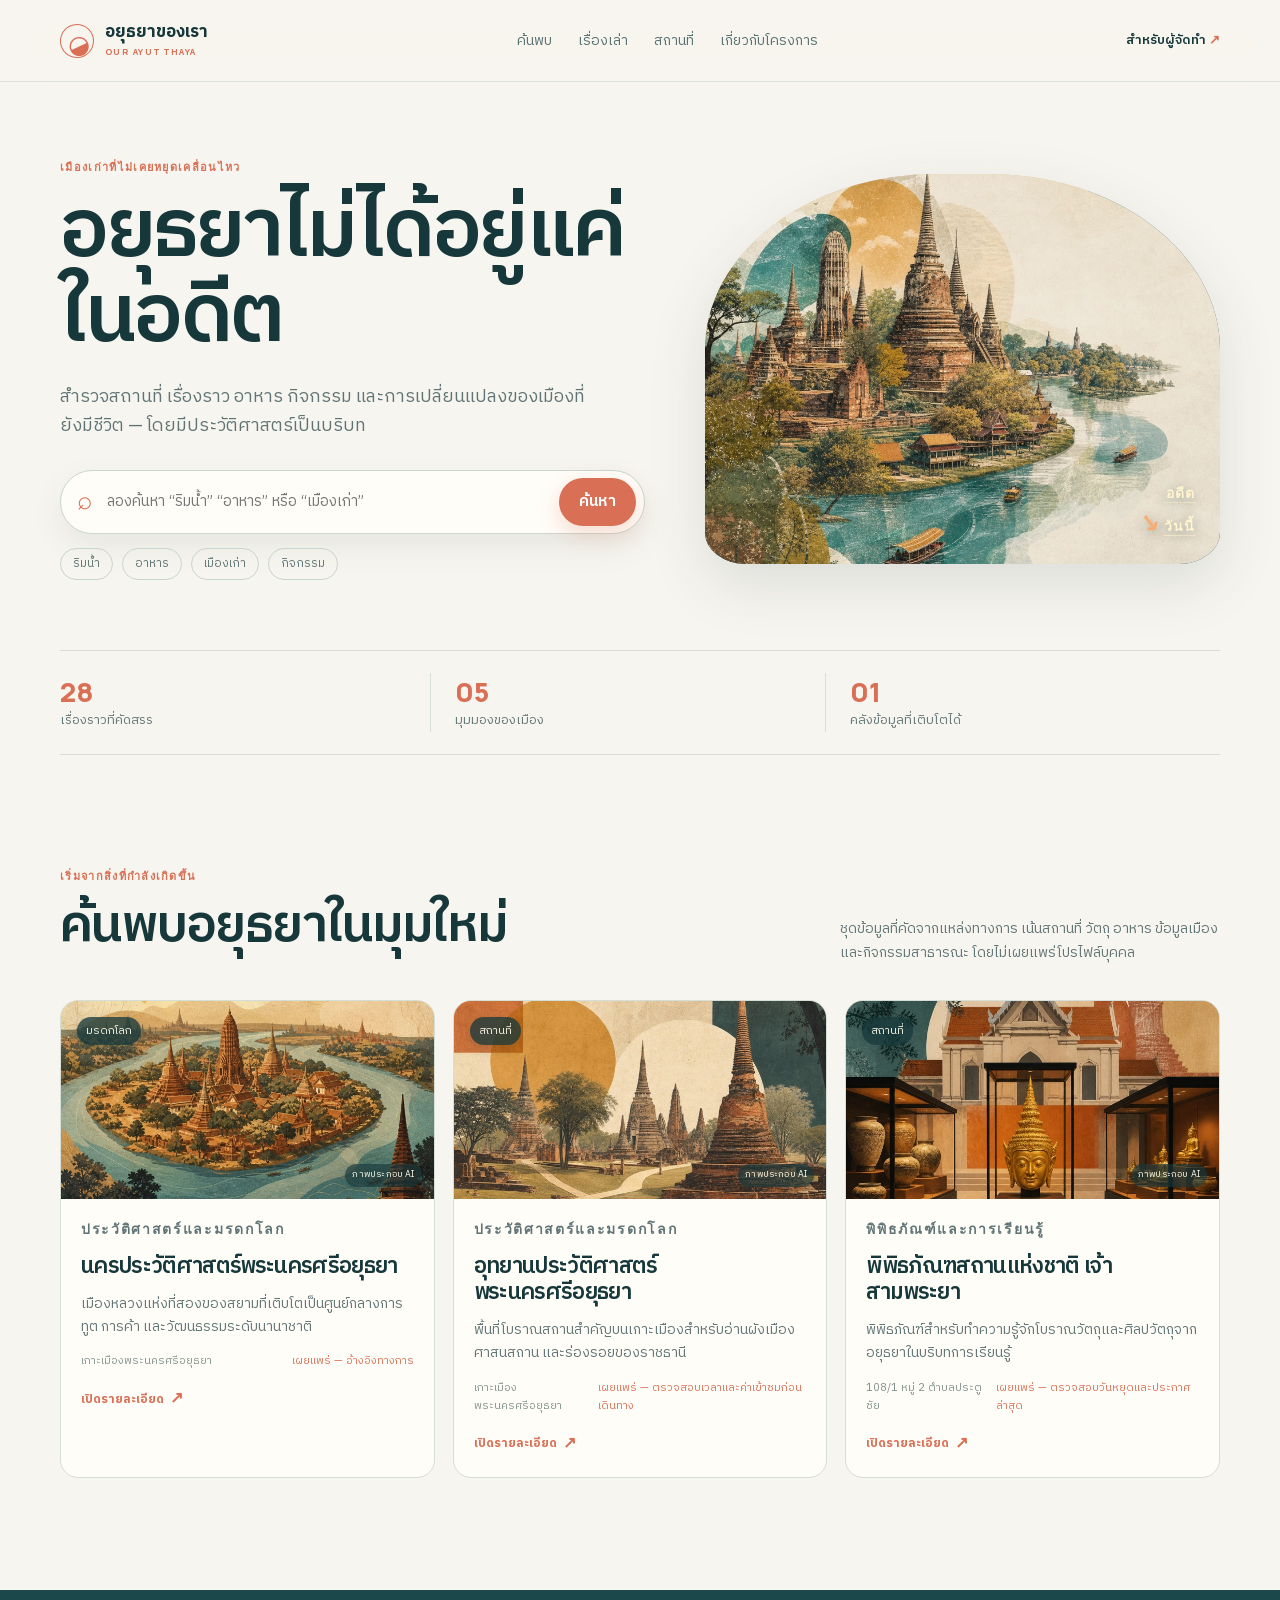
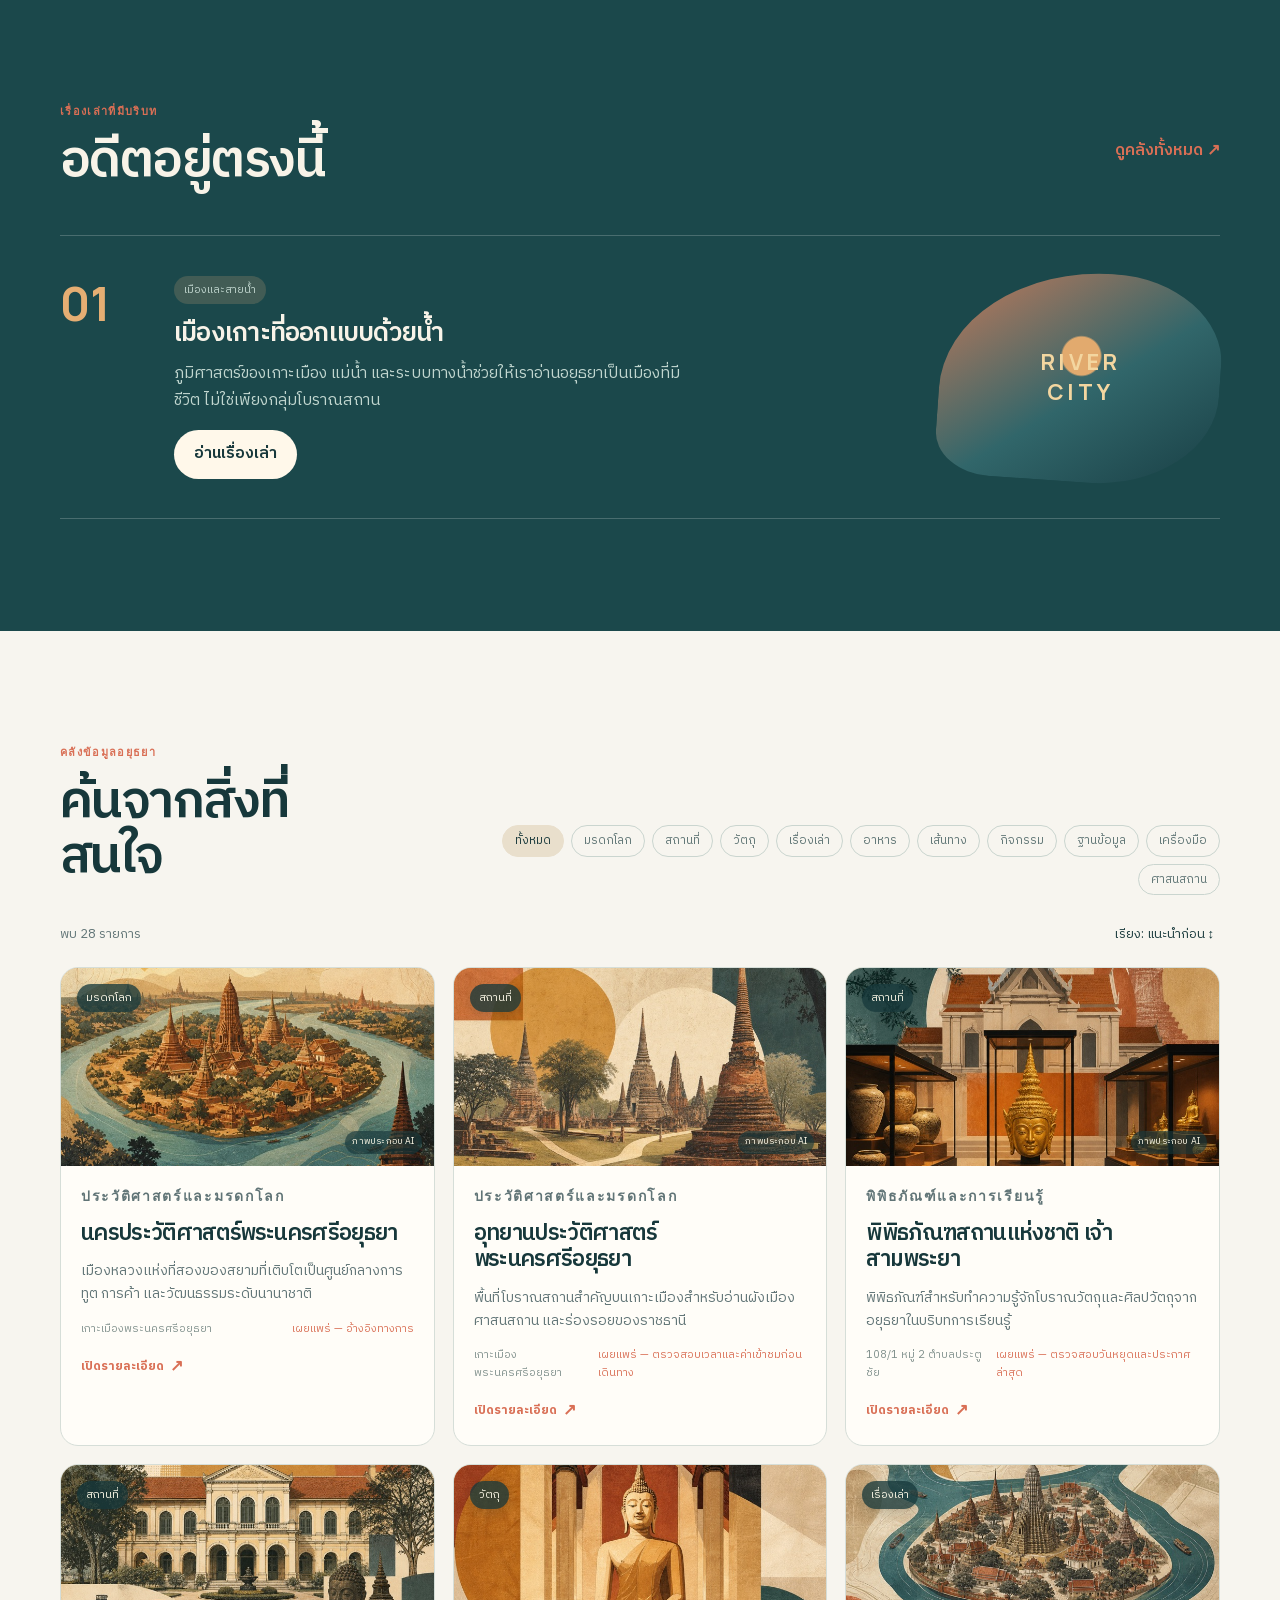
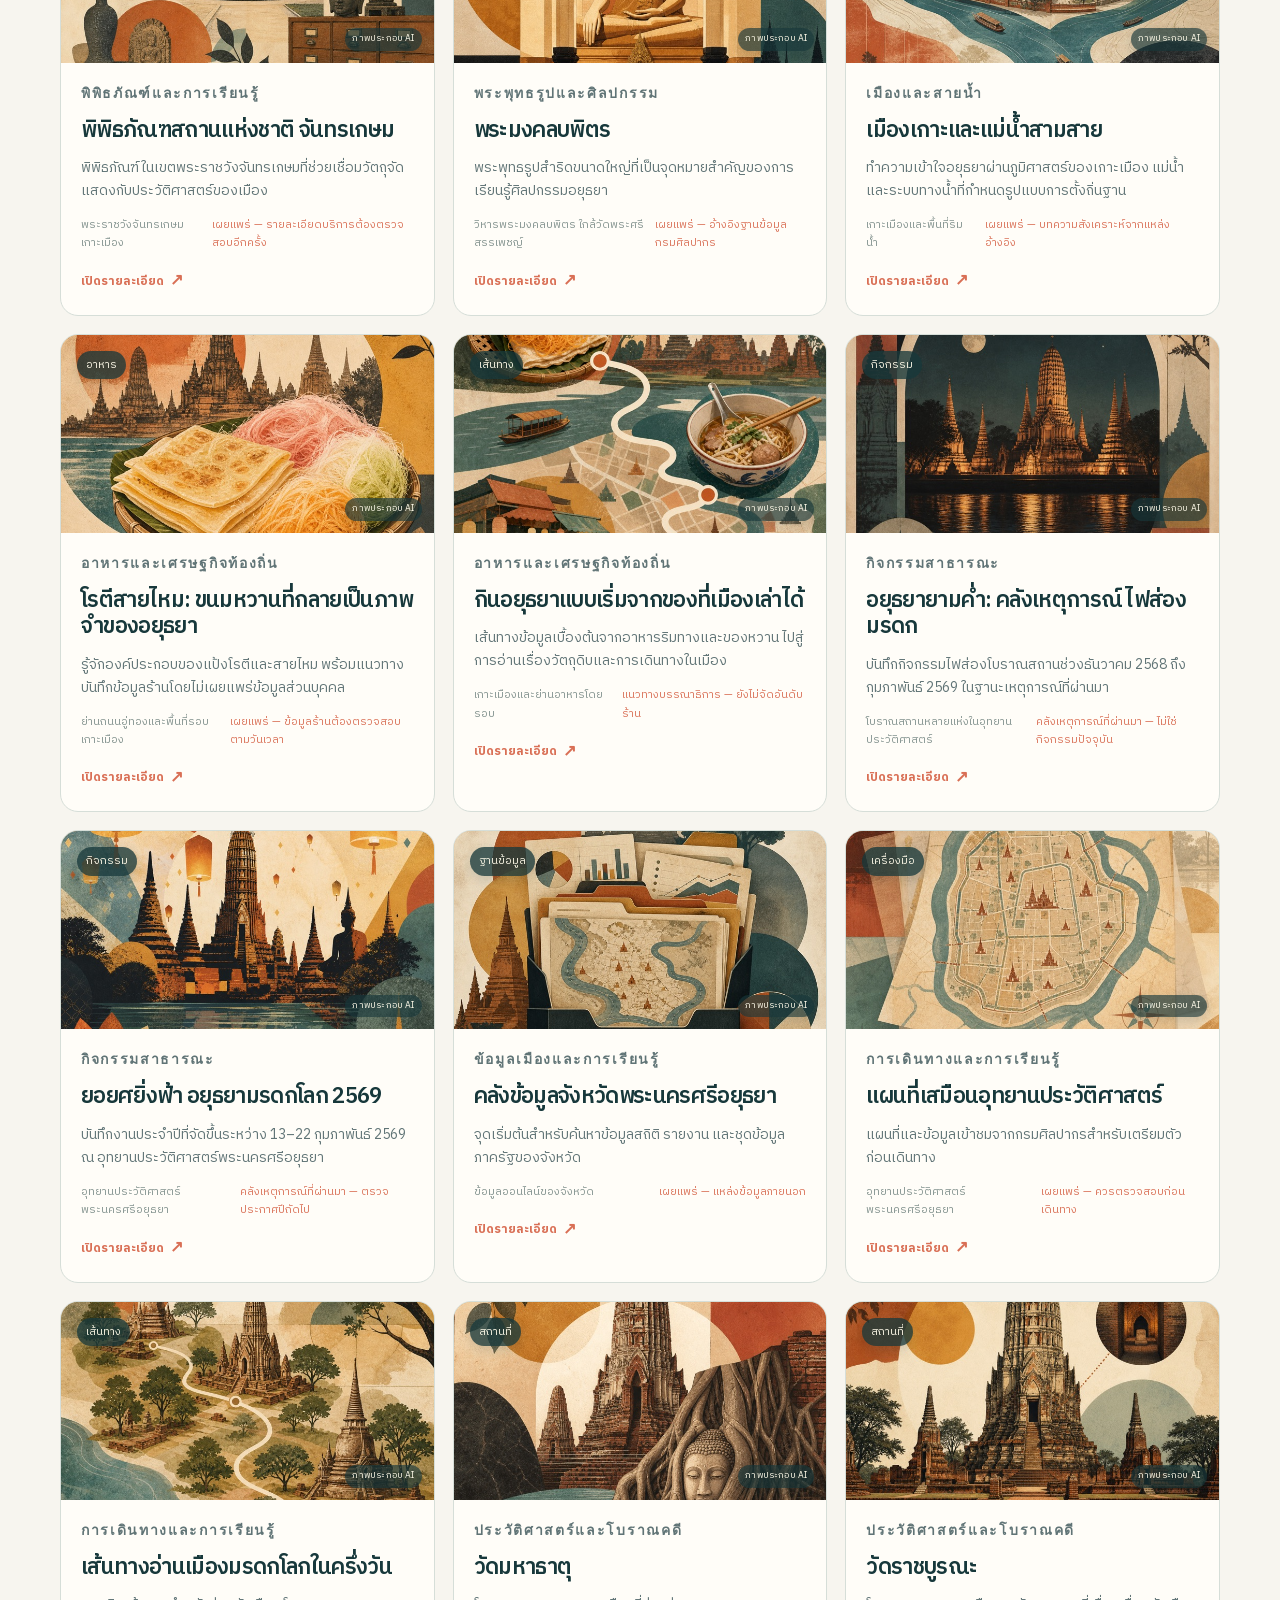
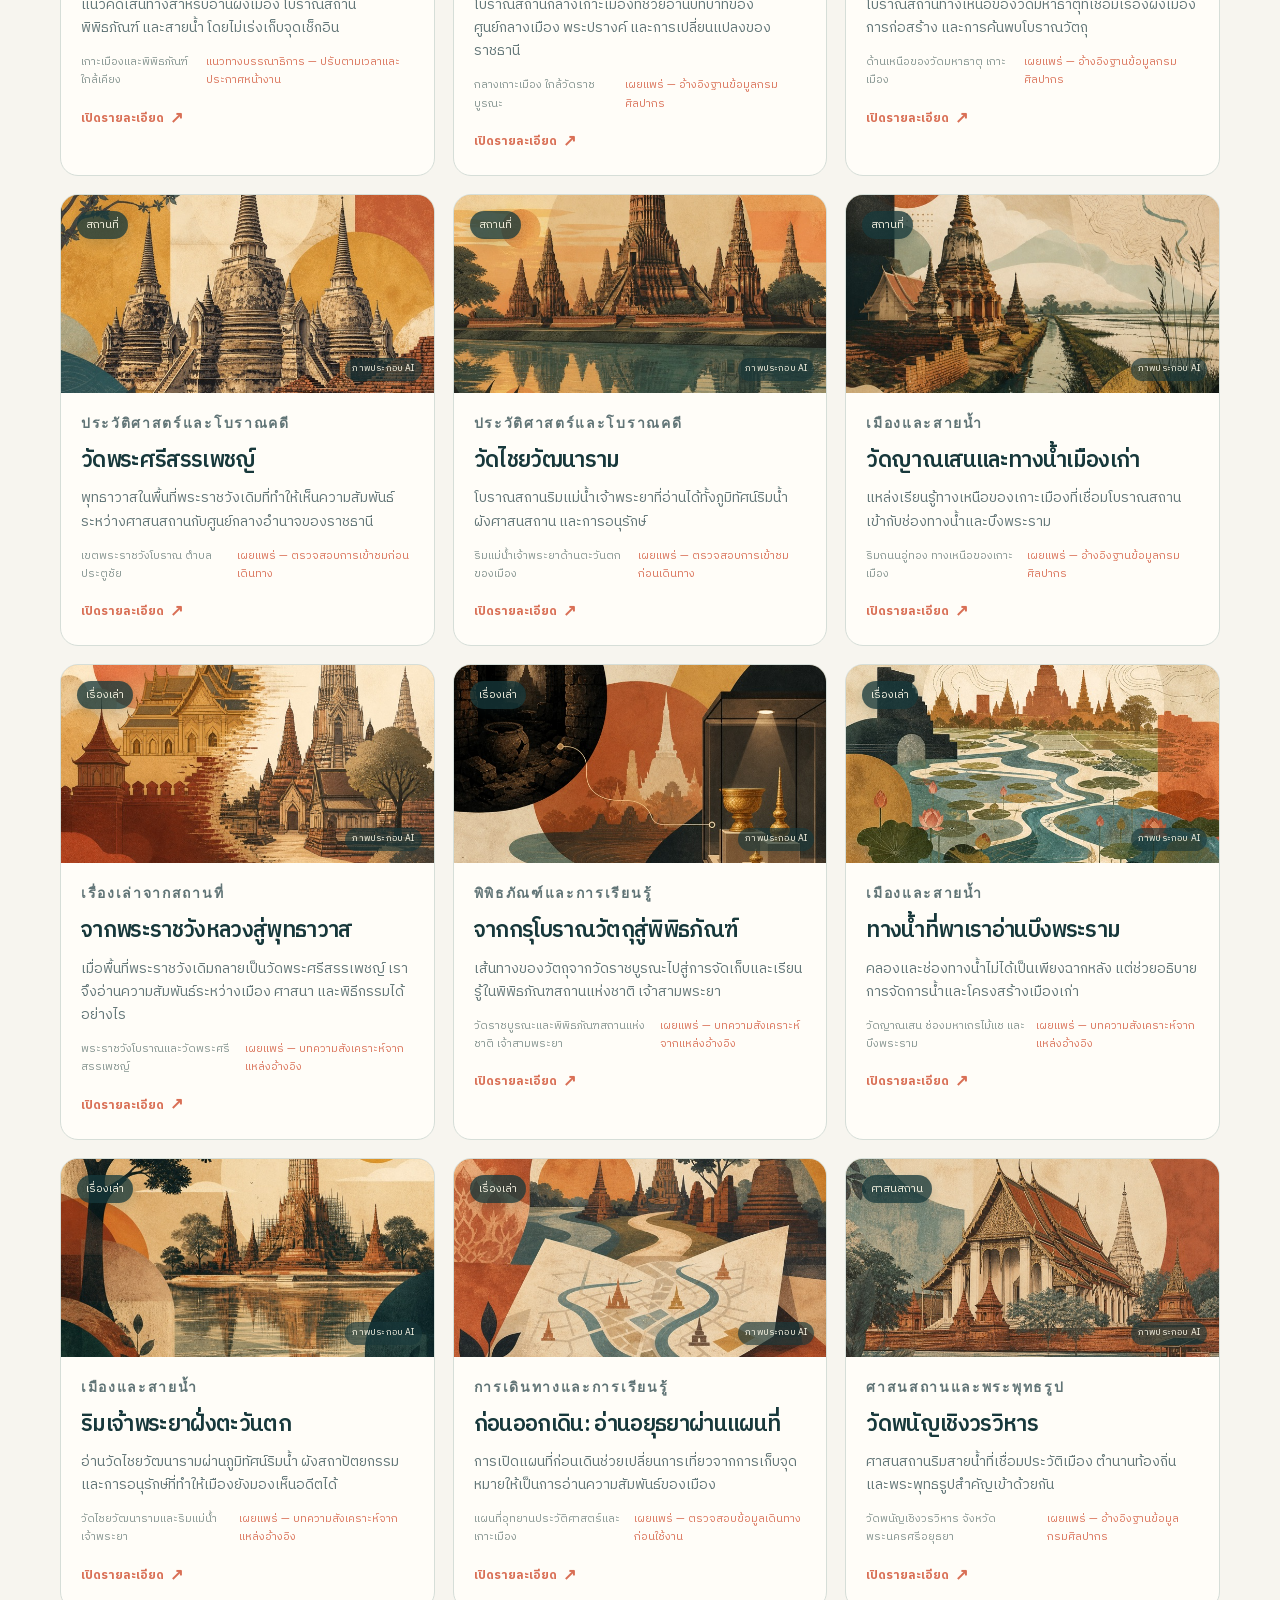
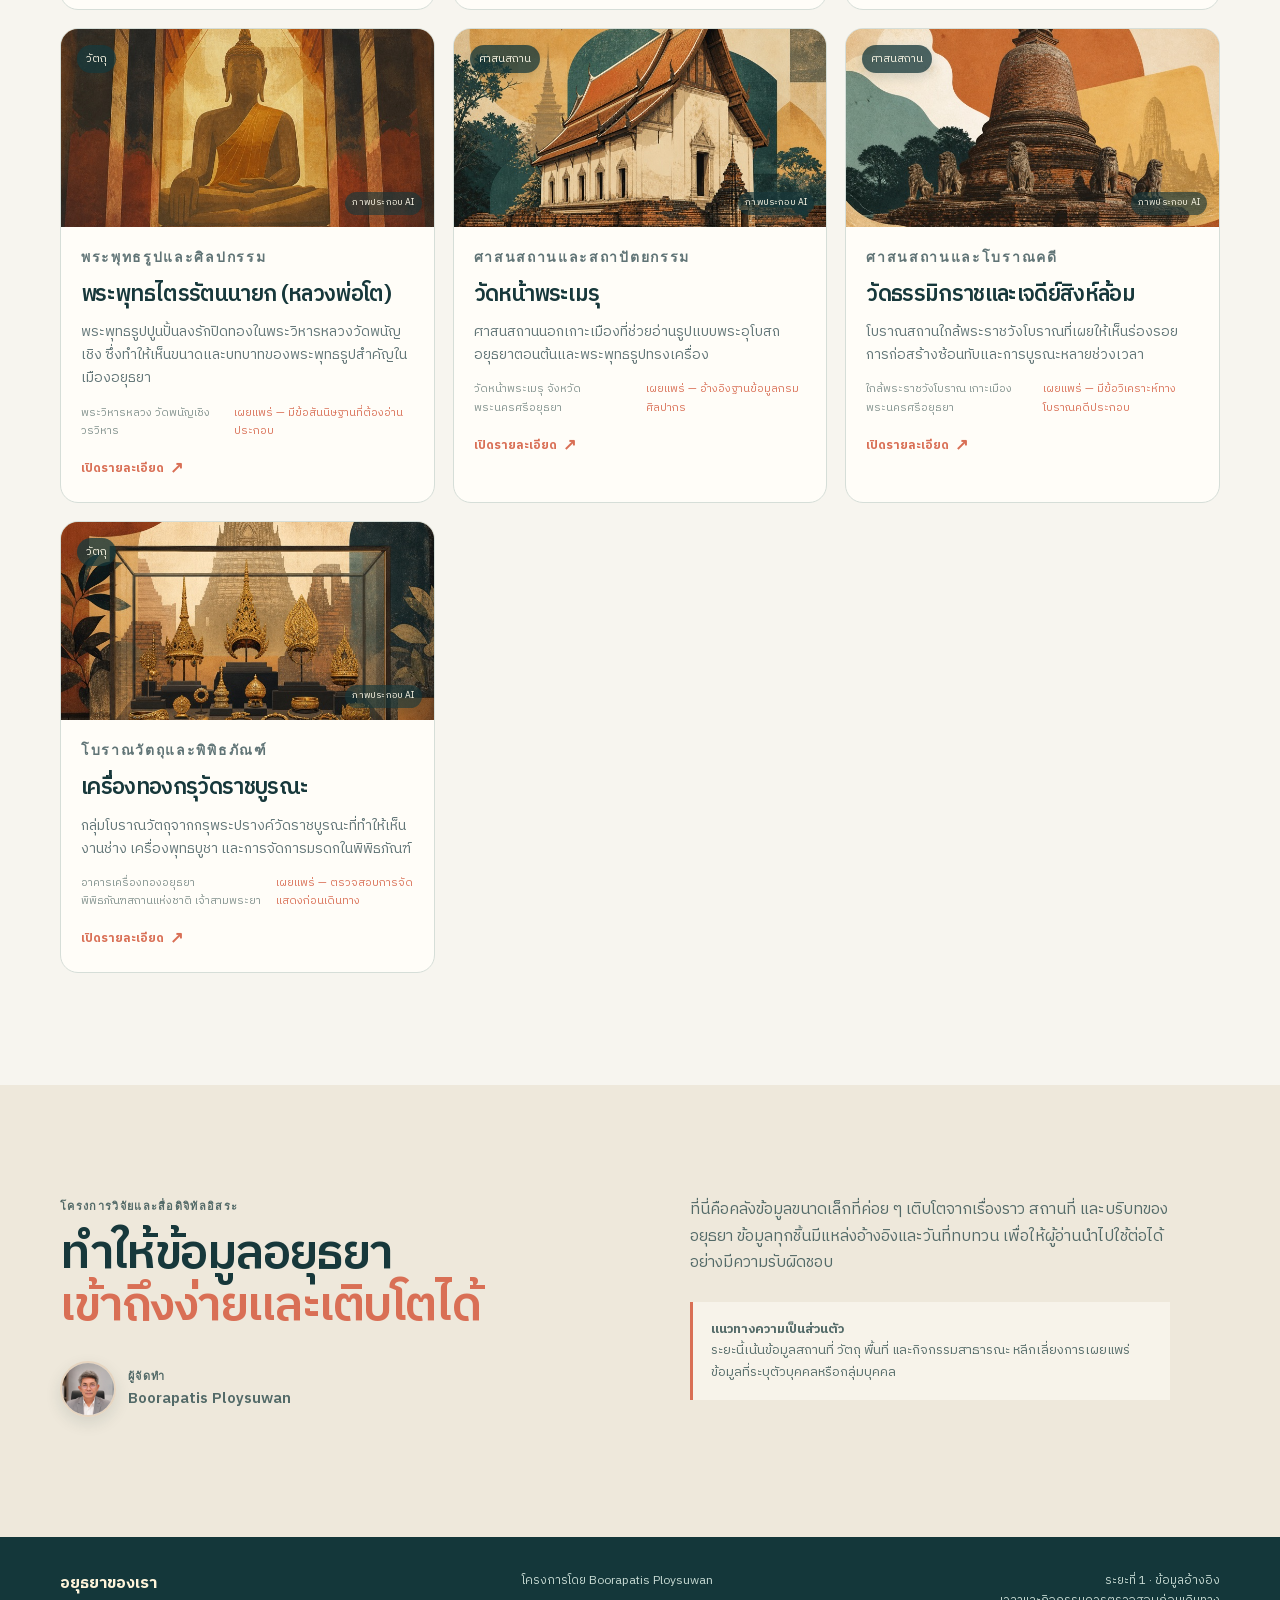
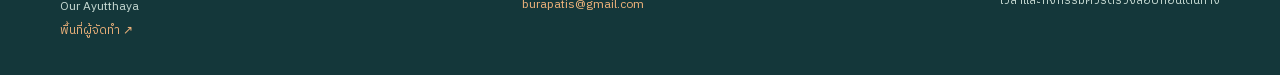
<file: index.html>
<!doctype html>
<html lang="th">
  <head>
    <meta charset="UTF-8" />
    <meta name="viewport" content="width=device-width, initial-scale=1.0" />
    <meta name="description" content="อยุธยาของเรา — สำรวจอยุธยาในมุมที่คุณอาจยังไม่เคยเห็น" />
    <meta name="theme-color" content="#183f44" />
    <title>อยุธยาของเรา | Our Ayutthaya</title>
    <link rel="stylesheet" href="styles.css?v=imagery-20260826" />
  </head>
  <body>
    <header class="site-header">
      <a class="brand" href="#top" aria-label="อยุธยาของเรา หน้าแรก">
        <span class="brand-mark" aria-hidden="true">◒</span>
        <span>
          <strong>อยุธยาของเรา</strong>
          <small>OUR AYUTTHAYA</small>
        </span>
      </a>
      <nav class="main-nav" aria-label="เมนูหลัก">
        <a href="#discover">ค้นพบ</a>
        <a href="#stories">เรื่องเล่า</a>
        <a href="#places">สถานที่</a>
        <a href="#about">เกี่ยวกับโครงการ</a>
      </nav>
      <a class="creator-entry" href="creator.html">สำหรับผู้จัดทำ <span aria-hidden="true">↗</span></a>
    </header>

    <main id="top">
      <section class="hero shell" aria-labelledby="hero-title">
        <div class="hero-copy">
          <p class="eyebrow">เมืองเก่าที่ไม่เคยหยุดเคลื่อนไหว</p>
          <h1 id="hero-title">อยุธยาไม่ได้อยู่แค่ในอดีต</h1>
          <p class="hero-lede">สำรวจสถานที่ เรื่องราว อาหาร กิจกรรม และการเปลี่ยนแปลงของเมืองที่ยังมีชีวิต — โดยมีประวัติศาสตร์เป็นบริบท</p>
          <form class="search-bar" id="search-form" role="search">
            <label class="sr-only" for="search-input">ค้นหาอยุธยา</label>
            <span class="search-icon" aria-hidden="true">⌕</span>
            <input id="search-input" type="search" placeholder="ลองค้นหา “ริมน้ำ” “อาหาร” หรือ “เมืองเก่า”" autocomplete="off" />
            <button class="button button-primary" type="submit">ค้นหา</button>
          </form>
          <div class="search-hints" aria-label="คำค้นแนะนำ">
            <button type="button" data-query="ริมน้ำ">ริมน้ำ</button>
            <button type="button" data-query="อาหาร">อาหาร</button>
            <button type="button" data-query="เมืองเก่า">เมืองเก่า</button>
            <button type="button" data-query="กิจกรรม">กิจกรรม</button>
          </div>
        </div>
        <div class="hero-art" aria-label="ภาพประกอบ AI ของแม่น้ำและเมืองเก่าอยุธยา">
          <img class="hero-image" src="assets/illustrations/hero-ayutthaya.jpg" alt="ภาพประกอบเมืองเก่า เจดีย์ และแม่น้ำของอยุธยา" fetchpriority="high" />
          <div class="art-note" aria-label="เลือกมุมมองคลังข้อมูล">
            <a href="#catalog" data-lens="past" aria-label="ดูข้อมูลมุมมองอดีต">อดีต</a><br />
            <em aria-hidden="true">↘</em> <a href="#catalog" data-lens="today" aria-label="ดูข้อมูลมุมมองวันนี้">วันนี้</a>
          </div>
        </div>
      </section>

      <section class="signal-bar shell" aria-label="ภาพรวมเนื้อหา">
        <div><strong id="content-count">00</strong><span>เรื่องราวที่คัดสรร</span></div>
        <div><strong>05</strong><span>มุมมองของเมือง</span></div>
        <div><strong>01</strong><span>คลังข้อมูลที่เติบโตได้</span></div>
      </section>

      <section class="section shell" id="discover" aria-labelledby="discover-title">
        <div class="section-heading">
          <div>
            <p class="eyebrow">เริ่มจากสิ่งที่กำลังเกิดขึ้น</p>
            <h2 id="discover-title">ค้นพบอยุธยาในมุมใหม่</h2>
          </div>
          <p class="section-intro">ชุดข้อมูลที่คัดจากแหล่งทางการ เน้นสถานที่ วัตถุ อาหาร ข้อมูลเมือง และกิจกรรมสาธารณะ โดยไม่เผยแพร่โปรไฟล์บุคคล</p>
        </div>
        <div class="feature-grid" id="featured-list"></div>
      </section>

      <section class="section section-tinted" id="stories" aria-labelledby="stories-title">
        <div class="shell">
          <div class="section-heading compact">
            <div>
              <p class="eyebrow">เรื่องเล่าที่มีบริบท</p>
              <h2 id="stories-title">อดีตอยู่ตรงนี้</h2>
            </div>
            <a class="text-link" href="#catalog">ดูคลังทั้งหมด <span aria-hidden="true">↗</span></a>
          </div>
          <div class="story-band">
            <div class="story-number">01</div>
            <div>
              <p class="tag tag-light">เมืองและสายน้ำ</p>
              <h3>เมืองเกาะที่ออกแบบด้วยน้ำ</h3>
              <p>ภูมิศาสตร์ของเกาะเมือง แม่น้ำ และระบบทางน้ำช่วยให้เราอ่านอยุธยาเป็นเมืองที่มีชีวิต ไม่ใช่เพียงกลุ่มโบราณสถาน</p>
              <button class="button button-light" type="button" data-open-id="ayutthaya-rivers">อ่านเรื่องเล่า</button>
            </div>
            <div class="story-visual" aria-hidden="true"><span>RIVER<br />CITY</span></div>
          </div>
        </div>
      </section>

      <section class="section shell" id="places" aria-labelledby="places-title">
        <div class="section-heading">
          <div>
            <p class="eyebrow">คลังข้อมูลอยุธยา</p>
            <h2 id="places-title">ค้นจากสิ่งที่สนใจ</h2>
          </div>
          <div class="filter-row" id="filter-row" aria-label="ตัวกรองเนื้อหา"></div>
        </div>
        <div class="catalog-toolbar">
          <span id="result-count" aria-live="polite"></span>
          <button class="sort-button" id="sort-button" type="button">เรียง: แนะนำก่อน <span aria-hidden="true">↕</span></button>
        </div>
        <div class="catalog-grid" id="catalog"></div>
        <div class="empty-state" id="empty-state" hidden>
          <span aria-hidden="true">⌁</span>
          <h3>ยังไม่พบเรื่องที่ตรงกัน</h3>
          <p>ลองใช้คำค้นที่กว้างขึ้น หรือเลือกหมวดหมู่อื่น</p>
        </div>
      </section>

      <section class="section about-section" id="about" aria-labelledby="about-title">
        <div class="shell about-grid">
          <div>
            <p class="eyebrow">โครงการวิจัยและสื่อดิจิทัลอิสระ</p>
            <h2 id="about-title">ทำให้ข้อมูลอยุธยา<br /><em>เข้าถึงง่ายและเติบโตได้</em></h2>
            <div class="maker">
              <img class="maker-photo" src="images/boorapatis.jpg" alt="Boorapatis Ploysuwan ผู้จัดทำเว็บไซต์" width="56" height="56" />
              <div>
                <p class="eyebrow">ผู้จัดทำ</p>
                <p class="maker-name">Boorapatis Ploysuwan</p>
              </div>
            </div>
          </div>
          <div>
            <p>ที่นี่คือคลังข้อมูลขนาดเล็กที่ค่อย ๆ เติบโตจากเรื่องราว สถานที่ และบริบทของอยุธยา ข้อมูลทุกชิ้นมีแหล่งอ้างอิงและวันที่ทบทวน เพื่อให้ผู้อ่านนำไปใช้ต่อได้อย่างมีความรับผิดชอบ</p>
            <p class="privacy-note"><strong>แนวทางความเป็นส่วนตัว</strong><br />ระยะนี้เน้นข้อมูลสถานที่ วัตถุ พื้นที่ และกิจกรรมสาธารณะ หลีกเลี่ยงการเผยแพร่ข้อมูลที่ระบุตัวบุคคลหรือกลุ่มบุคคล</p>
          </div>
        </div>
      </section>
    </main>

    <footer class="site-footer">
      <div class="shell footer-grid">
        <div><strong>อยุธยาของเรา</strong><span>Our Ayutthaya</span><a class="footer-creator-link" href="creator.html">พื้นที่ผู้จัดทำ ↗</a></div>
        <div><span>โครงการโดย Boorapatis Ploysuwan</span><a href="mailto:burapatis@gmail.com">burapatis@gmail.com</a></div>
        <div><span>ระยะที่ 1 · ข้อมูลอ้างอิง</span><span>เวลาและกิจกรรมควรตรวจสอบก่อนเดินทาง</span></div>
      </div>
    </footer>

    <div class="modal-backdrop" id="modal-backdrop" hidden>
      <section class="modal" role="dialog" aria-modal="true" aria-labelledby="modal-title">
        <button class="modal-close" id="modal-close" type="button" aria-label="ปิดหน้าต่าง">×</button>
        <div id="modal-content"></div>
      </section>
    </div>

    <script src="app.js?v=public-visibility-20260826-2"></script>
  </body>
</html>
</file>
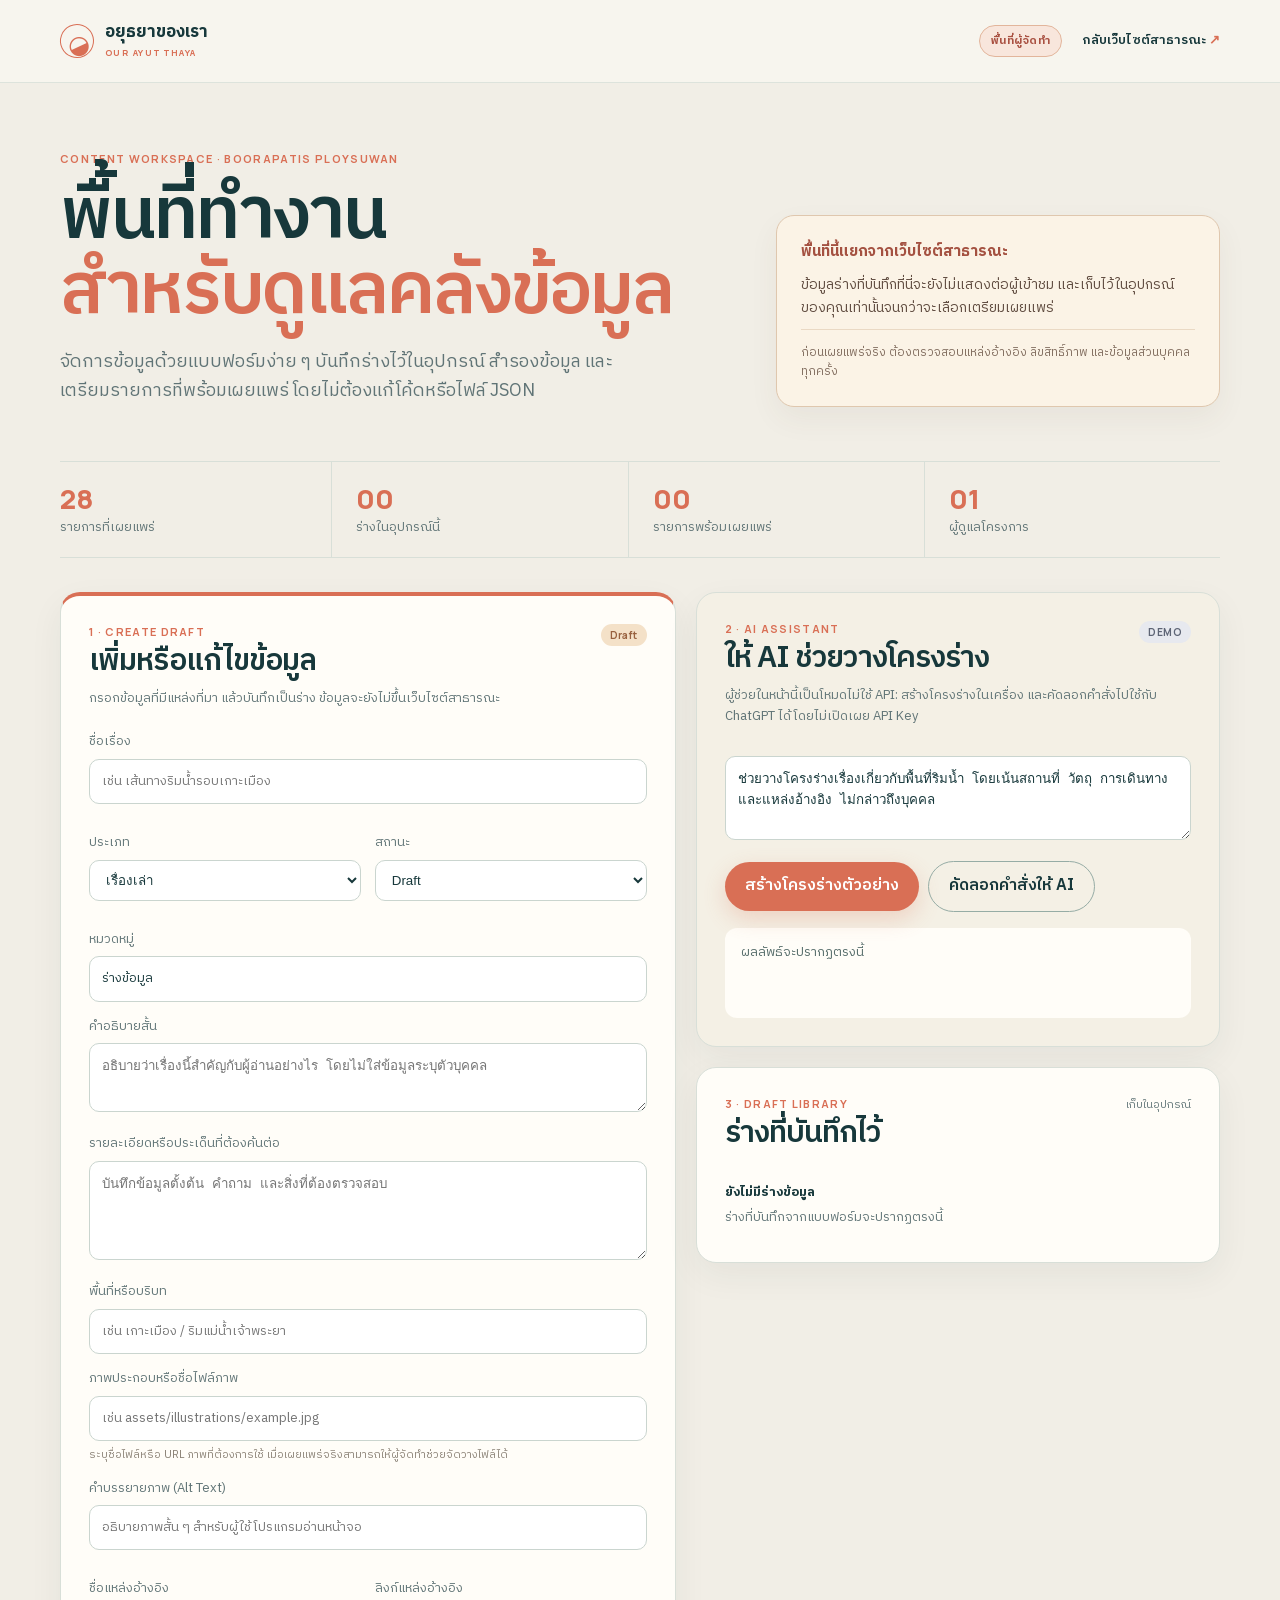
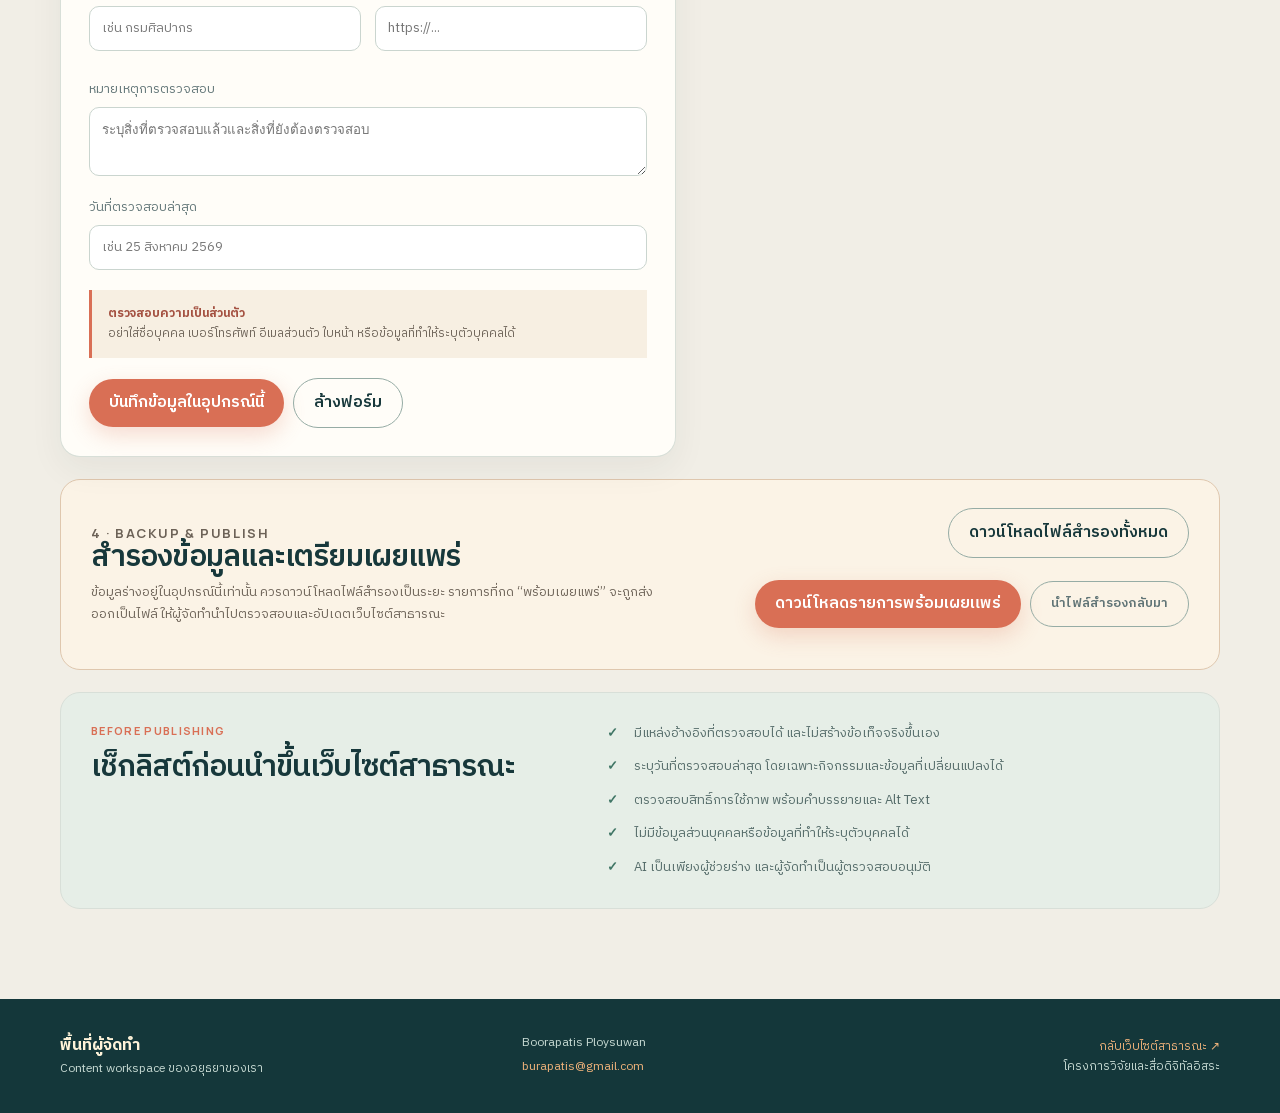
<file: creator.html>
<!doctype html>
<html lang="th">
  <head>
    <meta charset="UTF-8" />
    <meta name="viewport" content="width=device-width, initial-scale=1.0" />
    <meta name="description" content="พื้นที่ทำงานสำหรับผู้จัดทำโครงการอยุธยาของเรา" />
    <meta name="theme-color" content="#17383b" />
    <title>พื้นที่ผู้จัดทำ | อยุธยาของเรา</title>
    <link rel="stylesheet" href="styles.css?v=creator-simple-20260826" />
  </head>
  <body class="creator-page">
    <header class="creator-header">
      <div class="shell creator-header-inner">
        <a class="brand" href="index.html#top" aria-label="กลับหน้าเว็บไซต์อยุธยาของเรา">
          <span class="brand-mark" aria-hidden="true">◒</span>
          <span>
            <strong>อยุธยาของเรา</strong>
            <small>OUR AYUTTHAYA</small>
          </span>
        </a>
        <div class="creator-header-actions">
          <span class="creator-badge">พื้นที่ผู้จัดทำ</span>
          <a class="back-public" href="index.html">กลับเว็บไซต์สาธารณะ <span aria-hidden="true">↗</span></a>
        </div>
      </div>
    </header>

    <main class="creator-main shell">
      <section class="creator-hero" aria-labelledby="creator-title">
        <div>
          <p class="eyebrow">CONTENT WORKSPACE · BOORAPATIS PLOYSUWAN</p>
          <h1 id="creator-title">พื้นที่ทำงาน<br /><em>สำหรับดูแลคลังข้อมูล</em></h1>
          <p class="creator-lede">จัดการข้อมูลด้วยแบบฟอร์มง่าย ๆ บันทึกร่างไว้ในอุปกรณ์ สำรองข้อมูล และเตรียมรายการที่พร้อมเผยแพร่ โดยไม่ต้องแก้โค้ดหรือไฟล์ JSON</p>
        </div>
        <aside class="creator-notice" aria-label="คำอธิบายพื้นที่ผู้จัดทำ">
          <strong>พื้นที่นี้แยกจากเว็บไซต์สาธารณะ</strong>
          <p>ข้อมูลร่างที่บันทึกที่นี่จะยังไม่แสดงต่อผู้เข้าชม และเก็บไว้ในอุปกรณ์ของคุณเท่านั้นจนกว่าจะเลือกเตรียมเผยแพร่</p>
          <p class="creator-notice-small">ก่อนเผยแพร่จริง ต้องตรวจสอบแหล่งอ้างอิง ลิขสิทธิ์ภาพ และข้อมูลส่วนบุคคลทุกครั้ง</p>
        </aside>
      </section>

      <section class="creator-stats" aria-label="สรุปสถานะคลังข้อมูล">
        <div><strong id="published-count">00</strong><span>รายการที่เผยแพร่</span></div>
        <div><strong id="draft-count">00</strong><span>ร่างในอุปกรณ์นี้</span></div>
        <div><strong id="ready-count">00</strong><span>รายการพร้อมเผยแพร่</span></div>
        <div><strong>01</strong><span>ผู้ดูแลโครงการ</span></div>
      </section>

      <section class="workspace-grid" aria-labelledby="workspace-title">
        <div class="workspace-panel workspace-form-panel">
          <div class="workspace-heading">
            <div>
              <p class="eyebrow">1 · CREATE DRAFT</p>
                <h2 id="workspace-title">เพิ่มหรือแก้ไขข้อมูล</h2>
            </div>
            <span class="status-pill status-draft">Draft</span>
          </div>
          <p class="workspace-intro" id="form-mode-help">กรอกข้อมูลที่มีแหล่งที่มา แล้วบันทึกเป็นร่าง ข้อมูลจะยังไม่ขึ้นเว็บไซต์สาธารณะ</p>
          <form id="draft-form" class="creator-form">
            <label>ชื่อเรื่อง<input name="title" required placeholder="เช่น เส้นทางริมน้ำรอบเกาะเมือง" /></label>
            <div class="form-two-columns">
              <label>ประเภท<select name="type"><option>เรื่องเล่า</option><option>สถานที่</option><option>วัตถุ</option><option>ศาสนสถาน</option><option>เส้นทาง</option><option>อาหาร</option><option>กิจกรรม</option><option>ฐานข้อมูล</option><option>เครื่องมือ</option><option>มรดกโลก</option></select></label>
              <label>สถานะ<select name="status"><option>Draft</option><option>Review</option><option>Needs Update</option><option>พร้อมเผยแพร่</option><option>Archived</option></select></label>
            </div>
            <label>หมวดหมู่<input name="category" value="ร่างข้อมูล" placeholder="เช่น เมืองและสายน้ำ" /></label>
            <label>คำอธิบายสั้น<textarea name="summary" rows="3" required placeholder="อธิบายว่าเรื่องนี้สำคัญกับผู้อ่านอย่างไร โดยไม่ใส่ข้อมูลระบุตัวบุคคล"></textarea></label>
            <label>รายละเอียดหรือประเด็นที่ต้องค้นต่อ<textarea name="detail" rows="5" placeholder="บันทึกข้อมูลตั้งต้น คำถาม และสิ่งที่ต้องตรวจสอบ"></textarea></label>
            <label>พื้นที่หรือบริบท<input name="location" placeholder="เช่น เกาะเมือง / ริมแม่น้ำเจ้าพระยา" /></label>
            <label>ภาพประกอบหรือชื่อไฟล์ภาพ<input name="image" placeholder="เช่น assets/illustrations/example.jpg" /><small class="field-note">ระบุชื่อไฟล์หรือ URL ภาพที่ต้องการใช้ เมื่อเผยแพร่จริงสามารถให้ผู้จัดทำช่วยจัดวางไฟล์ได้</small></label>
            <label>คำบรรยายภาพ (Alt Text)<input name="altText" placeholder="อธิบายภาพสั้น ๆ สำหรับผู้ใช้โปรแกรมอ่านหน้าจอ" /></label>
            <div class="form-two-columns">
              <label>ชื่อแหล่งอ้างอิง<input name="sourceLabel" placeholder="เช่น กรมศิลปากร" /></label>
              <label>ลิงก์แหล่งอ้างอิง<input name="sourceUrl" type="url" placeholder="https://..." /></label>
            </div>
            <label>หมายเหตุการตรวจสอบ<textarea name="sourceNote" rows="3" placeholder="ระบุสิ่งที่ตรวจสอบแล้วและสิ่งที่ยังต้องตรวจสอบ"></textarea></label>
            <label>วันที่ตรวจสอบล่าสุด<input name="updated" placeholder="เช่น 25 สิงหาคม 2569" /></label>
            <div class="creator-privacy-note"><strong>ตรวจสอบความเป็นส่วนตัว</strong><br />อย่าใส่ชื่อบุคคล เบอร์โทรศัพท์ อีเมลส่วนตัว ใบหน้า หรือข้อมูลที่ทำให้ระบุตัวบุคคลได้</div>
            <div class="form-actions"><button class="button button-primary" type="submit" id="save-draft">บันทึกข้อมูลในอุปกรณ์นี้</button><button class="button button-outline" id="reset-draft" type="button">ล้างฟอร์ม</button><span id="save-message" class="save-message" role="status" hidden></span></div>
          </form>
        </div>

        <div class="workspace-stack">
          <section class="workspace-panel ai-panel" aria-labelledby="ai-title">
            <div class="workspace-heading">
              <div>
                <p class="eyebrow">2 · AI ASSISTANT</p>
                <h2 id="ai-title">ให้ AI ช่วยวางโครงร่าง</h2>
              </div>
              <span class="status-pill status-demo">DEMO</span>
            </div>
            <p class="workspace-intro">ผู้ช่วยในหน้านี้เป็นโหมดไม่ใช้ API: สร้างโครงร่างในเครื่อง และคัดลอกคำสั่งไปใช้กับ ChatGPT ได้โดยไม่เปิดเผย API Key</p>
            <label class="sr-only" for="ai-prompt">คำสั่งสำหรับผู้ช่วย AI</label>
            <textarea id="ai-prompt" class="ai-prompt" rows="4">ช่วยวางโครงร่างเรื่องเกี่ยวกับพื้นที่ริมน้ำ โดยเน้นสถานที่ วัตถุ การเดินทาง และแหล่งอ้างอิง ไม่กล่าวถึงบุคคล</textarea>
            <div class="ai-actions"><button class="button button-primary" id="run-ai" type="button">สร้างโครงร่างตัวอย่าง</button><button class="button button-outline" id="copy-ai-prompt" type="button">คัดลอกคำสั่งให้ AI</button></div>
            <div id="ai-result" class="ai-result" aria-live="polite">ผลลัพธ์จะปรากฏตรงนี้</div>
          </section>

          <section class="workspace-panel" aria-labelledby="drafts-title">
            <div class="workspace-heading">
              <div>
                <p class="eyebrow">3 · DRAFT LIBRARY</p>
                <h2 id="drafts-title">ร่างที่บันทึกไว้</h2>
              </div>
              <span id="draft-storage-label" class="storage-label">เก็บในอุปกรณ์</span>
            </div>
            <div id="draft-list" class="draft-library" aria-live="polite"></div>
          </section>
        </div>
      </section>

      <section class="backup-panel" aria-labelledby="backup-title">
        <div>
          <p class="eyebrow">4 · BACKUP &amp; PUBLISH</p>
          <h2 id="backup-title">สำรองข้อมูลและเตรียมเผยแพร่</h2>
          <p>ข้อมูลร่างอยู่ในอุปกรณ์นี้เท่านั้น ควรดาวน์โหลดไฟล์สำรองเป็นระยะ รายการที่กด “พร้อมเผยแพร่” จะถูกส่งออกเป็นไฟล์ให้ผู้จัดทำนำไปตรวจสอบและอัปเดตเว็บไซต์สาธารณะ</p>
        </div>
        <div class="backup-actions">
          <button class="button button-outline" id="export-backup" type="button">ดาวน์โหลดไฟล์สำรองทั้งหมด</button>
          <button class="button button-primary" id="export-publish" type="button">ดาวน์โหลดรายการพร้อมเผยแพร่</button>
          <label class="button button-outline file-button" for="import-backup">นำไฟล์สำรองกลับมา<input id="import-backup" type="file" accept="application/json,.json" hidden /></label>
          <span id="backup-message" class="save-message" role="status" hidden></span>
        </div>
      </section>

      <section class="editorial-panel" aria-labelledby="checklist-title">
        <div>
          <p class="eyebrow">BEFORE PUBLISHING</p>
          <h2 id="checklist-title">เช็กลิสต์ก่อนนำขึ้นเว็บไซต์สาธารณะ</h2>
        </div>
        <ul class="editorial-checklist">
          <li>มีแหล่งอ้างอิงที่ตรวจสอบได้ และไม่สร้างข้อเท็จจริงขึ้นเอง</li>
          <li>ระบุวันที่ตรวจสอบล่าสุด โดยเฉพาะกิจกรรมและข้อมูลที่เปลี่ยนแปลงได้</li>
          <li>ตรวจสอบสิทธิ์การใช้ภาพ พร้อมคำบรรยายและ Alt Text</li>
          <li>ไม่มีข้อมูลส่วนบุคคลหรือข้อมูลที่ทำให้ระบุตัวบุคคลได้</li>
          <li>AI เป็นเพียงผู้ช่วยร่าง และผู้จัดทำเป็นผู้ตรวจสอบอนุมัติ</li>
        </ul>
      </section>
    </main>

    <footer class="site-footer">
      <div class="shell footer-grid">
        <div><strong>พื้นที่ผู้จัดทำ</strong><span>Content workspace ของอยุธยาของเรา</span></div>
        <div><span>Boorapatis Ploysuwan</span><a href="mailto:burapatis@gmail.com">burapatis@gmail.com</a></div>
        <div><a href="index.html">กลับเว็บไซต์สาธารณะ ↗</a><span>โครงการวิจัยและสื่อดิจิทัลอิสระ</span></div>
      </div>
    </footer>

    <script src="creator.js?v=creator-simple-20260826"></script>
  </body>
</html>
</file>
<file: styles.css>
/* Self-hosted fonts: no runtime request to Google Fonts. Licenses live beside the font files. */
@font-face { font-family:'IBM Plex Sans Thai'; font-style:normal; font-weight:400; font-display:swap; src:url('/assets/fonts/ibm-plex-sans-thai/ibm-plex-sans-thai-400-thai.woff2') format('woff2'); unicode-range:U+02D7,U+0303,U+0331,U+0E01-0E5B,U+200C-200D,U+25CC; }
@font-face { font-family:'IBM Plex Sans Thai'; font-style:normal; font-weight:400; font-display:swap; src:url('/assets/fonts/ibm-plex-sans-thai/ibm-plex-sans-thai-400-latin.woff2') format('woff2'); unicode-range:U+0000-00FF,U+0131,U+0152-0153,U+02BB-02BC,U+02C6,U+02DA,U+02DC,U+0304,U+0308,U+0329,U+2000-206F,U+20AC,U+2122,U+2191,U+2193,U+2212,U+2215,U+FEFF,U+FFFD; }
@font-face { font-family:'IBM Plex Sans Thai'; font-style:normal; font-weight:500; font-display:swap; src:url('/assets/fonts/ibm-plex-sans-thai/ibm-plex-sans-thai-500-thai.woff2') format('woff2'); unicode-range:U+02D7,U+0303,U+0331,U+0E01-0E5B,U+200C-200D,U+25CC; }
@font-face { font-family:'IBM Plex Sans Thai'; font-style:normal; font-weight:500; font-display:swap; src:url('/assets/fonts/ibm-plex-sans-thai/ibm-plex-sans-thai-500-latin.woff2') format('woff2'); unicode-range:U+0000-00FF,U+0131,U+0152-0153,U+02BB-02BC,U+02C6,U+02DA,U+02DC,U+0304,U+0308,U+0329,U+2000-206F,U+20AC,U+2122,U+2191,U+2193,U+2212,U+2215,U+FEFF,U+FFFD; }
@font-face { font-family:'IBM Plex Sans Thai'; font-style:normal; font-weight:600; font-display:swap; src:url('/assets/fonts/ibm-plex-sans-thai/ibm-plex-sans-thai-600-thai.woff2') format('woff2'); unicode-range:U+02D7,U+0303,U+0331,U+0E01-0E5B,U+200C-200D,U+25CC; }
@font-face { font-family:'IBM Plex Sans Thai'; font-style:normal; font-weight:600; font-display:swap; src:url('/assets/fonts/ibm-plex-sans-thai/ibm-plex-sans-thai-600-latin.woff2') format('woff2'); unicode-range:U+0000-00FF,U+0131,U+0152-0153,U+02BB-02BC,U+02C6,U+02DA,U+02DC,U+0304,U+0308,U+0329,U+2000-206F,U+20AC,U+2122,U+2191,U+2193,U+2212,U+2215,U+FEFF,U+FFFD; }
@font-face { font-family:'IBM Plex Sans Thai'; font-style:normal; font-weight:700; font-display:swap; src:url('/assets/fonts/ibm-plex-sans-thai/ibm-plex-sans-thai-700-thai.woff2') format('woff2'); unicode-range:U+02D7,U+0303,U+0331,U+0E01-0E5B,U+200C-200D,U+25CC; }
@font-face { font-family:'IBM Plex Sans Thai'; font-style:normal; font-weight:700; font-display:swap; src:url('/assets/fonts/ibm-plex-sans-thai/ibm-plex-sans-thai-700-latin.woff2') format('woff2'); unicode-range:U+0000-00FF,U+0131,U+0152-0153,U+02BB-02BC,U+02C6,U+02DA,U+02DC,U+0304,U+0308,U+0329,U+2000-206F,U+20AC,U+2122,U+2191,U+2193,U+2212,U+2215,U+FEFF,U+FFFD; }
@font-face { font-family:'Manrope'; font-style:normal; font-weight:500 800; font-display:swap; src:url('/assets/fonts/manrope/manrope-latin.woff2') format('woff2'); unicode-range:U+0000-00FF,U+0131,U+0152-0153,U+02BB-02BC,U+02C6,U+02DA,U+02DC,U+0304,U+0308,U+0329,U+2000-206F,U+20AC,U+2122,U+2191,U+2193,U+2212,U+2215,U+FEFF,U+FFFD; }

:root { --ink:#17383b; --muted:#607476; --paper:#f7f5ef; --warm:#e6a25f; --coral:#d96f55; --river:#2f7475; --line:#d8dfd8; --white:#fffdf8; --shadow:0 20px 60px rgba(27,59,57,.12); }
* { box-sizing:border-box; }
html { scroll-behavior:smooth; }
body { margin:0; color:var(--ink); background:var(--paper); font-family:'IBM Plex Sans Thai',Tahoma,sans-serif; line-height:1.65; }
button,input { font:inherit; }
button { cursor:pointer; }
a { color:inherit; text-decoration:none; }
.shell { width:min(1160px,calc(100% - 40px)); margin-inline:auto; }
.site-header { height:82px; display:flex; align-items:center; justify-content:space-between; gap:28px; padding:0 max(20px,calc((100vw - 1160px)/2)); background:rgba(247,245,239,.94); border-bottom:1px solid rgba(216,223,216,.8); position:sticky; top:0; z-index:5; backdrop-filter:blur(14px); }
.brand { display:flex; align-items:center; gap:11px; white-space:nowrap; }
.brand-mark { width:34px; height:34px; display:grid; place-items:center; border:1px solid var(--coral); border-radius:50%; color:var(--coral); font-size:25px; transform:rotate(-25deg); }
.brand strong,.brand small { display:block; line-height:1.1; }
.brand strong { font-size:17px; font-weight:700; }
.brand small { color:var(--coral); font:700 9px Manrope,sans-serif; letter-spacing:.16em; margin-top:4px; }
.main-nav { display:flex; gap:26px; color:#567072; font-size:14px; }
.main-nav a:hover,.text-link:hover { color:var(--coral); }
.button { border:0; border-radius:999px; padding:11px 20px; font-weight:600; transition:.2s ease; }
.button:hover { transform:translateY(-2px); }
.button-small { padding:8px 15px; font-size:13px; }
.button-primary { background:var(--coral); color:#fff; box-shadow:0 8px 22px rgba(217,111,85,.24); }
.button-quiet { background:transparent; color:var(--ink); border:1px solid #bdcbc4; }
.button-outline { color:var(--ink); border:1px solid #96aca5; background:transparent; }
.button-light { background:#fff8ea; color:var(--ink); }
.hero { min-height:560px; display:grid; grid-template-columns:1fr .88fr; align-items:center; gap:60px; padding-top:76px; padding-bottom:70px; }
.eyebrow { margin:0 0 14px; color:var(--coral); font:700 11px Manrope,sans-serif; letter-spacing:.12em; text-transform:uppercase; }
h1,h2,h3,p { margin-top:0; }
h1,h2,h3 { font-weight:600; letter-spacing:-.03em; }
h1 { max-width:620px; margin-bottom:22px; font-size:clamp(48px,7vw,82px); line-height:1.04; }
h2 { margin-bottom:10px; font-size:clamp(32px,4vw,51px); line-height:1.08; }
h3 { margin-bottom:12px; font-size:26px; line-height:1.2; }
.hero-lede { max-width:530px; margin-bottom:28px; color:var(--muted); font-size:18px; }
.search-bar { display:flex; align-items:center; gap:12px; max-width:590px; padding:7px 8px 7px 16px; background:var(--white); border:1px solid #cad5cf; border-radius:999px; box-shadow:0 13px 32px rgba(38,75,69,.08); }
.search-icon { color:var(--coral); font-size:26px; line-height:1; }
.search-bar input { min-width:0; flex:1; border:0; outline:0; color:var(--ink); background:transparent; font-size:15px; }
.search-hints { display:flex; gap:9px; flex-wrap:wrap; margin-top:14px; }
.search-hints button,.filter-chip { border:1px solid #cad5cf; border-radius:999px; padding:5px 12px; color:#5e7474; background:transparent; font-size:12px; }
.search-hints button:hover,.filter-chip:hover,.filter-chip.active { color:var(--ink); background:#e9dfcc; border-color:#e9dfcc; }
.hero-art { min-height:390px; position:relative; overflow:hidden; border-radius:45% 45% 8% 8%; background:linear-gradient(145deg,#d2c4a7 0%,#eec68e 38%,#467d7b 38%,#255c62 71%,#174247 71%); box-shadow:var(--shadow); }
.hero-art::before { content:''; position:absolute; inset:15px; border:1px solid rgba(255,250,232,.55); border-radius:45% 45% 8% 8%; }
.sun-disc { position:absolute; width:140px; height:140px; top:58px; left:50%; transform:translateX(-50%); border-radius:50%; background:#fff3c7; box-shadow:0 0 0 24px rgba(255,243,199,.13); }
.river-line { position:absolute; height:3px; background:rgba(208,236,225,.72); border-radius:50%; transform:rotate(-7deg); }
.river-one { width:72%; left:5%; top:52%; }.river-two { width:55%; right:2%; top:61%; opacity:.55; }
.temple-silhouette { position:absolute; bottom:24%; left:25%; width:50%; height:34%; display:flex; justify-content:space-around; align-items:end; border-bottom:2px solid #f4dfaa; }
.temple-silhouette i { display:block; width:22%; height:50%; background:#e9c37e; clip-path:polygon(50% 0,75% 25%,68% 100%,32% 100%,25% 25%); }.temple-silhouette i:nth-child(2){height:84%;}.temple-silhouette i:nth-child(3){height:64%;}
.art-note { position:absolute; right:25px; bottom:25px; color:#fff4d0; font:800 14px Manrope,sans-serif; letter-spacing:.08em; text-align:right; }.art-note em { color:#f5af76; font-size:25px; }
.signal-bar { display:flex; gap:0; border-top:1px solid var(--line); border-bottom:1px solid var(--line); padding:22px 0; }.signal-bar div { flex:1; padding:0 24px; border-right:1px solid var(--line); }.signal-bar div:first-child{padding-left:0}.signal-bar div:last-child{border:0}.signal-bar strong { display:block; font:800 27px Manrope,sans-serif; color:var(--coral); }.signal-bar span{display:block; color:var(--muted); font-size:13px; }
.section { padding:112px 0; }.section-tinted { background:#1b484b; color:#f8f3e8; }.section-heading { display:flex; align-items:end; justify-content:space-between; gap:35px; margin-bottom:36px; }.section-heading.compact { align-items:center; }.section-intro { max-width:380px; margin:0; color:var(--muted); font-size:14px; }.text-link { font-weight:600; color:var(--coral); }.feature-grid,.catalog-grid { display:grid; grid-template-columns:repeat(3,1fr); gap:18px; }.feature-card,.catalog-card { position:relative; overflow:hidden; border:1px solid #d6ded8; border-radius:18px; background:var(--white); cursor:pointer; transition:.25s ease; }.feature-card:hover,.catalog-card:hover { transform:translateY(-5px); box-shadow:var(--shadow); border-color:transparent; }.feature-card:focus-visible,.catalog-card:focus-visible { outline:3px solid var(--coral); outline-offset:4px; }.feature-card .card-art,.catalog-card .card-art { height:198px; position:relative; background:#d3b38b; }.card-art::before,.card-art::after { content:''; position:absolute; border-radius:50%; }.card-art::before { width:120px; height:120px; right:18px; top:22px; background:rgba(255,243,199,.62); }.card-art::after { width:220px; height:45px; left:-18px; bottom:26px; background:rgba(39,99,103,.8); transform:rotate(-9deg); }.art-river { background:linear-gradient(135deg,#dba16e,#f2d29a 45%,#397775 45%,#1f5a60); }.art-market { background:linear-gradient(135deg,#d67f62 0 38%,#f1cb91 38% 67%,#427774 67%); }.art-urban { background:linear-gradient(135deg,#d7c29d 0 36%,#e19170 36% 62%,#315d64 62%); }.art-history { background:linear-gradient(135deg,#ead7aa 0 46%,#bc6e53 46% 70%,#32666a 70%); }.art-food { background:linear-gradient(135deg,#e4ad68 0 35%,#cc6d52 35% 65%,#40726d 65%); }.art-event { background:linear-gradient(135deg,#c4d1bd 0 35%,#e1a16b 35% 60%,#2e6167 60%); }.card-art-label { position:absolute; top:16px; left:16px; z-index:1; padding:5px 9px; border-radius:99px; color:#fffbea; background:rgba(23,56,59,.77); font-size:11px; }.card-body { padding:19px 20px 20px; }.card-body h3 { font-size:22px; }.card-body p { color:var(--muted); font-size:14px; }.card-meta { display:flex; justify-content:space-between; gap:10px; color:#80908c; font-size:11px; }.card-meta span:last-child { color:var(--coral); }.card-action { display:inline-flex; align-items:center; gap:6px; margin-top:16px; color:var(--coral); font-size:12px; font-weight:700; }.card-action span { font-size:16px; transition:transform .2s ease; }.feature-card:hover .card-action span,.catalog-card:hover .card-action span { transform:translate(2px,-2px); }
.story-band { display:grid; grid-template-columns:80px 1fr 280px; align-items:center; gap:34px; padding:36px 0; border-top:1px solid rgba(255,255,255,.2); border-bottom:1px solid rgba(255,255,255,.2); }.story-number { align-self:start; color:#e5ae73; font:700 46px Manrope,sans-serif; }.story-band p { max-width:530px; color:#c2d7d0; }.tag { display:inline-block; margin-bottom:14px; padding:5px 10px; border-radius:99px; color:var(--coral); background:#f3ded0; font-size:11px; }.tag-light { background:rgba(240,184,126,.18); color:#f0b87e; }.story-visual { min-height:210px; display:grid; place-items:center; border-radius:60% 40% 45% 20%; color:#f3d6a0; background:radial-gradient(circle at 50% 40%,#e2aa6e 0 10%,transparent 11%),linear-gradient(145deg,#c97a59,#31666a 55%,#193f45); font:700 22px Manrope,sans-serif; letter-spacing:.15em; text-align:center; transform:rotate(4deg); }.story-visual span { transform:rotate(-4deg); }
.filter-row { display:flex; flex-wrap:wrap; justify-content:flex-end; gap:7px; }.catalog-toolbar { display:flex; align-items:center; justify-content:space-between; margin:-8px 0 20px; color:var(--muted); font-size:13px; }.sort-button { border:0; color:var(--ink); background:transparent; font-size:13px; }.empty-state { padding:70px 20px; text-align:center; color:var(--muted); }.empty-state span { font-size:35px; color:var(--coral); }.about-section { background:#eee8db; }.about-grid { display:grid; grid-template-columns:1fr 1fr; gap:100px; align-items:start; }.about-grid h2 { font-size:48px; }.about-grid h2 em { color:var(--coral); font-style:normal; }.about-grid p { max-width:480px; color:#536a68; }.maker { display:flex; align-items:center; gap:12px; margin-top:28px; }.maker-photo { width:56px; height:56px; flex-shrink:0; border-radius:50%; object-fit:cover; object-position:center 18%; border:2px solid #e6d5c0; box-shadow:0 6px 16px rgba(27,59,57,.12); }.maker .eyebrow { margin-bottom:2px; }.maker-name { margin:0; color:var(--ink); font-size:15px; font-weight:600; }.privacy-note { margin:25px 0; padding:17px 18px; border-left:3px solid var(--coral); background:rgba(255,253,248,.55); font-size:13px; }.site-footer { padding:34px 0; background:#14373a; color:#c8dbd4; }.footer-grid { display:grid; grid-template-columns:1.3fr 1fr 1fr; gap:24px; font-size:12px; }.footer-grid strong,.footer-grid span,.footer-grid a { display:block; }.footer-grid strong { color:#fff4da; font-size:16px; }.footer-grid a { color:#f0b37b; margin-top:4px; }.footer-grid div:last-child { text-align:right; }
.modal-backdrop { position:fixed; inset:0; z-index:10; display:grid; place-items:center; padding:20px; background:rgba(14,37,39,.62); backdrop-filter:blur(6px); }.modal-backdrop[hidden] { display:none; }.modal { width:min(620px,100%); max-height:90vh; overflow:auto; position:relative; padding:34px; border-radius:22px; background:var(--white); box-shadow:0 30px 90px rgba(0,0,0,.3); }.modal-close { position:absolute; top:13px; right:16px; border:0; background:transparent; color:var(--muted); font-size:30px; line-height:1; }.modal h2 { font-size:34px; }.modal .modal-kicker { color:var(--coral); font-size:12px; font-weight:700; }.modal .detail-grid { display:grid; grid-template-columns:1fr 1fr; gap:12px; margin:22px 0; }.detail-item { padding:12px; border-radius:12px; background:#f1eee5; }.detail-item strong { display:block; font-size:11px; color:var(--muted); }.detail-item span { display:block; margin-top:2px; font-size:14px; }.modal textarea,.modal input,.modal select { width:100%; margin-top:6px; padding:11px 12px; border:1px solid #cad5cf; border-radius:10px; background:#fff; color:var(--ink); }.modal label { display:block; margin:14px 0; color:var(--muted); font-size:13px; }.modal .button { margin-top:7px; }.draft-note { padding:13px 15px; border-radius:12px; color:#536a68; background:#f2eadc; font-size:13px; }.draft-list { margin:18px 0 0; padding:0; list-style:none; }.draft-list li { padding:10px 0; border-bottom:1px solid var(--line); font-size:13px; }.sr-only { position:absolute; width:1px; height:1px; padding:0; margin:-1px; overflow:hidden; clip:rect(0,0,0,0); white-space:nowrap; border:0; }
@media (max-width:800px){ .site-header{height:70px; padding:0 20px}.main-nav{display:none}.hero{grid-template-columns:1fr; gap:35px; padding-top:55px}.hero-art{min-height:300px}.feature-grid,.catalog-grid{grid-template-columns:repeat(2,1fr)}.story-band{grid-template-columns:45px 1fr}.story-visual{grid-column:2; min-height:150px}.about-grid{grid-template-columns:1fr; gap:20px}.footer-grid{grid-template-columns:1fr}.footer-grid div:last-child{text-align:left}.section{padding:76px 0}.section-heading{align-items:start; flex-direction:column}.filter-row{justify-content:flex-start} }
@media (max-width:520px){ .shell{width:min(100% - 28px,1160px)}.site-header .button-small{padding:7px 10px;font-size:11px}.brand strong{font-size:15px}.hero h1{font-size:48px}.hero-lede{font-size:16px}.search-bar{border-radius:18px; flex-wrap:wrap; padding:12px}.search-bar input{flex-basis:calc(100% - 50px)}.search-bar .button{width:100%}.signal-bar{display:grid;grid-template-columns:1fr 1fr;gap:14px}.signal-bar div{padding:0;border:0}.signal-bar div:last-child{grid-column:1/-1}.feature-grid,.catalog-grid{grid-template-columns:1fr}.story-band{grid-template-columns:1fr}.story-number{font-size:30px}.story-visual{grid-column:auto}.about-grid h2{font-size:37px}.modal{padding:28px 20px}.modal .detail-grid{grid-template-columns:1fr} }
.source-block { margin-top:18px; padding:15px; border:1px solid var(--line); border-radius:12px; background:#f3efe5; }
.source-block strong { display:block; color:var(--muted); font-size:11px; }
.source-block a { display:block; margin-top:4px; color:var(--coral); font-weight:600; }
.source-block p { margin:5px 0 0; color:var(--muted); font-size:12px; }

.creator-entry { color:var(--ink); font-size:13px; font-weight:600; white-space:nowrap; }.creator-entry span,.back-public span { color:var(--coral); }.creator-entry:hover,.back-public:hover,.footer-creator-link:hover { color:var(--coral); }.footer-creator-link { margin-top:7px; color:#f0b37b; font-size:12px; }
.creator-page { background:#f1eee6; }.creator-header { position:sticky; top:0; z-index:5; border-bottom:1px solid rgba(216,223,216,.8); background:rgba(247,245,239,.96); backdrop-filter:blur(14px); }.creator-header-inner { min-height:82px; display:flex; align-items:center; justify-content:space-between; gap:22px; }.creator-header-actions { display:flex; align-items:center; gap:20px; }.creator-badge { padding:6px 11px; border:1px solid #e2b59b; border-radius:999px; color:#a95142; background:#f8e6dc; font-size:11px; font-weight:700; letter-spacing:.04em; }.back-public { color:var(--ink); font-size:13px; font-weight:600; }
.creator-main { padding-top:68px; padding-bottom:90px; }.creator-hero { display:grid; grid-template-columns:1.2fr .8fr; align-items:end; gap:50px; padding-bottom:54px; }.creator-hero h1 { margin-bottom:18px; font-size:clamp(42px,6vw,72px); }.creator-hero h1 em { color:var(--coral); font-style:normal; }.creator-lede { max-width:600px; margin:0; color:var(--muted); font-size:18px; }.creator-notice { padding:24px; border:1px solid #dfc7ae; border-radius:18px; color:#5f4b3f; background:#fbf3e6; box-shadow:0 12px 30px rgba(81,60,43,.06); }.creator-notice strong { display:block; color:#a45141; font-size:15px; }.creator-notice p { margin:9px 0 0; font-size:14px; }.creator-notice-small { padding-top:13px; border-top:1px solid #ead9c4; color:#806c5e; font-size:12px !important; }
.creator-stats { display:flex; gap:0; margin-bottom:34px; border-top:1px solid var(--line); border-bottom:1px solid var(--line); }.creator-stats div { flex:1; padding:18px 24px; border-right:1px solid var(--line); }.creator-stats div:first-child { padding-left:0; }.creator-stats div:last-child { border:0; }.creator-stats strong { display:block; color:var(--coral); font:800 27px Manrope,sans-serif; }.creator-stats span { display:block; color:var(--muted); font-size:13px; }
.workspace-grid { display:grid; grid-template-columns:1.08fr .92fr; gap:20px; align-items:start; }.workspace-stack { display:grid; gap:20px; }.workspace-panel { padding:28px; border:1px solid #d8dfd8; border-radius:20px; background:var(--white); box-shadow:0 12px 34px rgba(27,59,57,.06); }.workspace-form-panel { border-top:4px solid var(--coral); }.workspace-heading { display:flex; align-items:start; justify-content:space-between; gap:15px; margin-bottom:10px; }.workspace-heading h2 { margin-bottom:0; font-size:30px; }.workspace-heading .eyebrow { margin-bottom:7px; }.workspace-intro { margin-bottom:22px; color:var(--muted); font-size:13px; }.status-pill { display:inline-flex; align-items:center; width:max-content; padding:4px 9px; border-radius:999px; font:700 10px Manrope,sans-serif; letter-spacing:.04em; }.status-draft { color:#98613f; background:#f4e1c8; }.status-review { color:#356a67; background:#dcebe3; }.status-needs-update { color:#9a4b3e; background:#f4dcd6; }.status-demo { color:#5d6475; background:#e7e9ef; }.storage-label { color:var(--muted); font-size:11px; }
.creator-form label,.creator-page label { display:block; margin:14px 0; color:var(--muted); font-size:13px; }.creator-form input,.creator-form textarea,.creator-form select,.ai-prompt { width:100%; margin-top:6px; padding:11px 12px; border:1px solid #cad5cf; border-radius:10px; outline:0; color:var(--ink); background:#fff; }.creator-form textarea,.ai-prompt { resize:vertical; }.creator-form input:focus,.creator-form textarea:focus,.creator-form select:focus,.ai-prompt:focus { border-color:var(--coral); box-shadow:0 0 0 3px rgba(217,111,85,.12); }.form-two-columns { display:grid; grid-template-columns:1fr 1fr; gap:14px; }.creator-privacy-note { margin:20px 0; padding:14px 16px; border-left:3px solid var(--coral); color:#6c6257; background:#f7efe2; font-size:12px; }.creator-privacy-note strong { color:#a45141; }.form-actions { display:flex; flex-wrap:wrap; align-items:center; gap:9px; }.save-message { color:#3f7565; font-size:12px; }
.ai-panel { background:#f4f0e5; }.ai-panel .button { margin-top:12px; }.ai-result { min-height:90px; margin-top:16px; padding:14px 16px; border-radius:12px; color:#536a68; background:#fffdf8; font-size:13px; }.ai-result strong { color:var(--ink); }.ai-result ol { margin:9px 0 0; padding-left:20px; }.ai-disclaimer { display:block; margin-top:12px; color:#a45141; font-size:11px; }.draft-library { display:grid; gap:10px; }.draft-item { display:flex; align-items:start; justify-content:space-between; gap:14px; padding:14px 0; border-bottom:1px solid var(--line); }.draft-item:last-child { border-bottom:0; padding-bottom:0; }.draft-item h3 { margin:8px 0 3px; font-size:17px; }.draft-item p { margin:0; color:var(--muted); font-size:12px; }.draft-delete { border:0; color:#a45141; background:transparent; font-size:12px; }.draft-empty { display:grid; gap:4px; padding:22px 0 5px; color:var(--muted); font-size:13px; }.draft-empty strong { color:var(--ink); }
.editorial-panel { display:grid; grid-template-columns:.9fr 1.1fr; gap:40px; margin-top:22px; padding:30px; border:1px solid #d8dfd8; border-radius:20px; background:#e6eee7; }.editorial-panel h2 { margin-bottom:0; font-size:30px; }.editorial-checklist { display:grid; gap:12px; margin:0; padding:0; list-style:none; color:#536a68; font-size:13px; }.editorial-checklist li { position:relative; padding-left:27px; }.editorial-checklist li::before { content:'✓'; position:absolute; left:0; color:#3f7565; font-weight:700; }
@media (max-width:800px){ .creator-header-inner { min-height:70px; padding-block:12px; }.creator-header-actions { gap:10px; }.creator-badge { display:none; }.creator-main { padding-top:46px; }.creator-hero,.workspace-grid,.editorial-panel { grid-template-columns:1fr; }.creator-hero { gap:25px; }.workspace-panel { padding:22px; }.editorial-panel { gap:20px; } }
@media (max-width:520px){ .creator-header-inner { align-items:start; }.creator-header-actions { align-items:end; flex-direction:column; gap:0; }.back-public { font-size:11px; }.creator-hero h1 { font-size:46px; }.creator-lede { font-size:16px; }.creator-stats { display:grid; grid-template-columns:1fr 1fr; gap:14px; padding:18px 0; }.creator-stats div,.creator-stats div:first-child { padding:0; border:0; }.creator-stats div:last-child { grid-column:1/-1; }.form-two-columns { grid-template-columns:1fr; gap:0; }.creator-main { padding-bottom:60px; } }

/* Simple creator workflow: keep actions obvious and drafts local. */
.field-note { display:block; margin-top:6px; color:#8a8175; font-size:11px; line-height:1.5; }
.ai-actions,.backup-actions { display:flex; flex-wrap:wrap; align-items:center; gap:9px; }
.backup-panel { display:grid; grid-template-columns:1.1fr .9fr; align-items:center; gap:34px; margin-top:22px; padding:28px 30px; border:1px solid #dfc7ae; border-radius:20px; background:#fbf3e6; }
.backup-panel h2 { margin-bottom:8px; font-size:30px; }
.backup-panel p { margin:0; color:#6c6257; font-size:13px; }
.backup-actions { justify-content:flex-end; }
.file-button { cursor:pointer; }
.draft-item-main { min-width:0; }
.draft-actions { display:flex; flex-wrap:wrap; justify-content:flex-end; gap:7px; }
.draft-actions button { border:0; padding:5px 7px; border-radius:7px; background:transparent; font:600 11px 'IBM Plex Sans Thai',Tahoma,sans-serif; cursor:pointer; }
.draft-edit { color:#356a67; background:#e4f0ea !important; }
.draft-publish { color:#a05e3e; background:#f8e7d5 !important; }
.draft-delete { color:#a45141; }
.status-ready { color:#8a5a2d; background:#f6e6bd; }
.status-archived { color:#687277; background:#e7e9eb; }
.draft-item { align-items:center; }
@media (max-width:800px){ .backup-panel { grid-template-columns:1fr; gap:20px; }.backup-actions { justify-content:flex-start; } }
@media (max-width:520px){ .backup-panel { padding:22px; }.backup-panel h2 { font-size:26px; }.draft-item { align-items:flex-start; flex-direction:column; }.draft-actions { justify-content:flex-start; } }
.card-image { position:absolute; inset:0; z-index:0; width:100%; height:100%; object-fit:cover; transition:transform .35s ease,filter .35s ease; }
.feature-card:hover .card-image,.catalog-card:hover .card-image { transform:scale(1.04); filter:saturate(1.05); }
.feature-card .card-art,.catalog-card .card-art { overflow:hidden; }
.card-art::before,.card-art::after { z-index:1; pointer-events:none; }
.card-art-label { z-index:2; }
.card-art-credit { position:absolute; right:12px; bottom:12px; z-index:2; padding:4px 7px; border-radius:999px; color:#fffbea; background:rgba(23,56,59,.66); font-size:9px; letter-spacing:.02em; }
.modal-visual { margin:20px 0 22px; }
.modal-visual img { display:block; width:100%; max-height:330px; object-fit:cover; border-radius:16px; }
.modal-visual figcaption { margin-top:8px; color:var(--muted); font-size:11px; }
.hero-image { position:absolute; inset:0; z-index:0; width:100%; height:100%; object-fit:cover; object-position:center; filter:saturate(.9); }
.hero-art .art-note { z-index:2; text-shadow:0 2px 12px rgba(23,56,59,.35); }
.art-note a { color:inherit; text-decoration:underline; text-decoration-color:rgba(255,244,208,.7); text-underline-offset:4px; transition:color .2s ease,background .2s ease; }
.art-note a:hover,.art-note a:focus-visible { color:#fff; background:rgba(23,56,59,.35); outline:2px solid #fff4d0; outline-offset:4px; }

/* Let the source illustrations lead; keep decoration for UI only. */
.hero-art::before,
.card-art::before,
.card-art::after { display:none; }
.card-image { filter:saturate(.96) contrast(1.02); }
.card-art-label,
.card-art-credit { box-shadow:0 4px 12px rgba(23,56,59,.16); }
</file>
